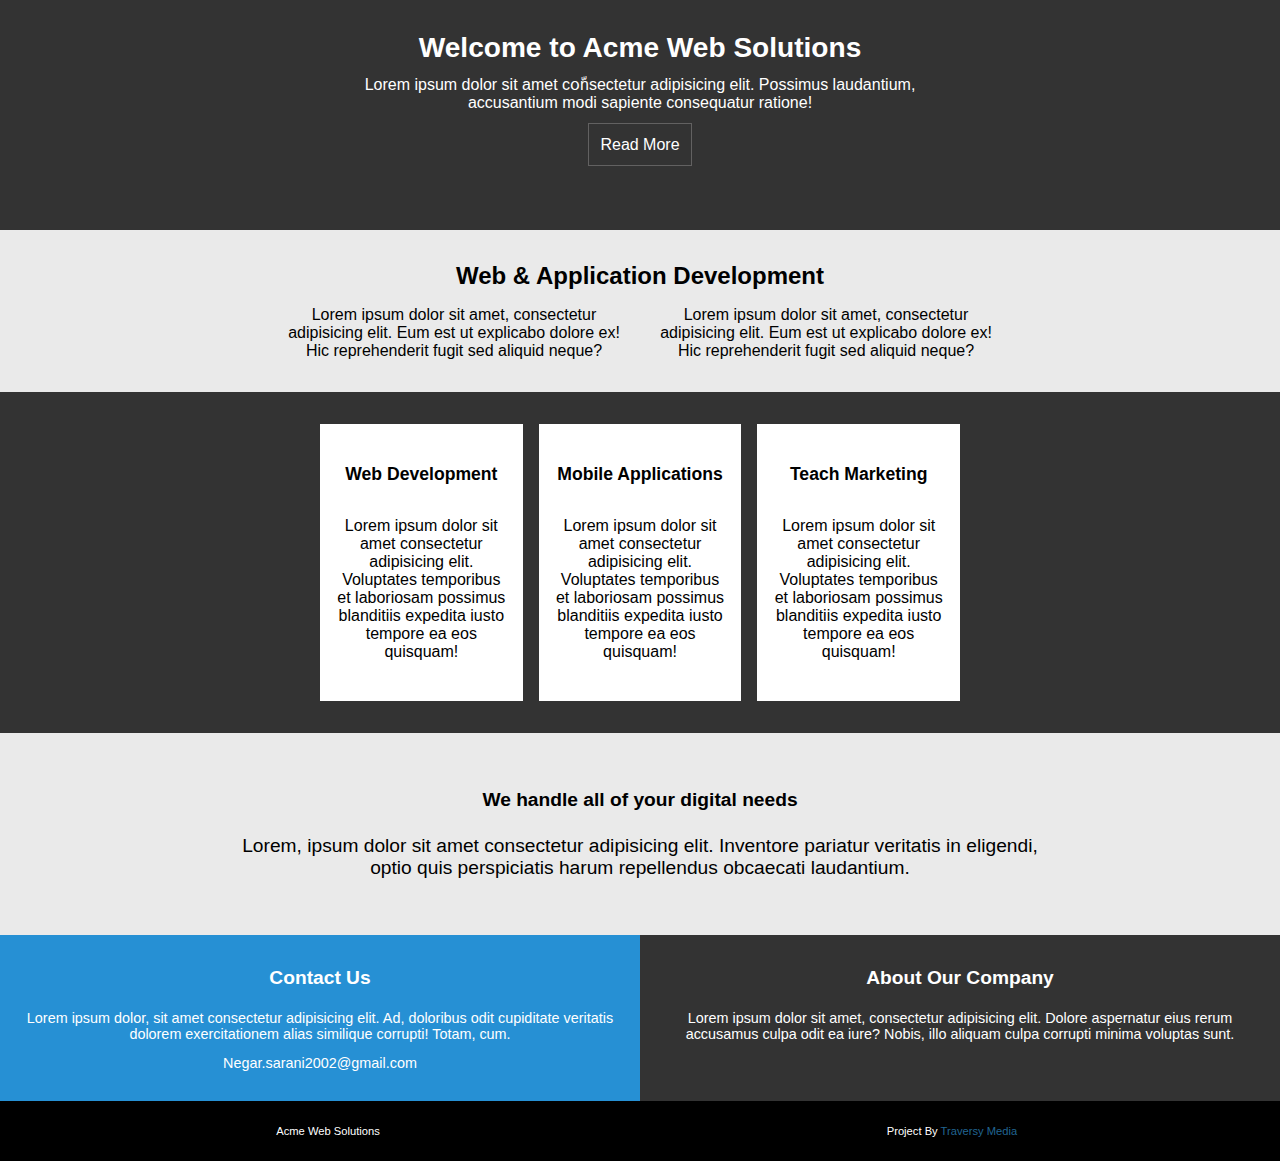
<file: q4/index.html>
<!DOCTYPE html>
<html lang="en">
  <head>
    <meta charset="UTF-8" />
    <meta http-equiv="X-UA-Compatible" content="IE=edge" />
    <meta name="viewport" content="width=device-width, initial-scale=1.0" />
    <title>Document</title>
    <link rel="stylesheet" href="style.css" />
  </head>
  <body>
    <div class="container">
      <header>
        <div class="header">
          <h3 class="h3-header">Welcome to Acme Web Solutions</h3>
          <p class="p-header">
            Lorem ipsum dolor sit amet coّnsectetur adipisicing elit. Possimus
            laudantium, accusantium modi sapiente consequatur ratione!
          </p>
          <button class="btn-header">Read More</button>
        </div>
      </header>
      <main class="main">
        <div class="main-1">
          <div class="div-main1">
            <div class="h1-main1">
              <h4>Web & Application Development</h4>
            </div>
            <div class="p-main1">
              <p>
                Lorem ipsum dolor sit amet, consectetur adipisicing elit. Eum
                est ut explicabo dolore ex! Hic reprehenderit fugit sed aliquid
                neque?
              </p>
              <p>
                Lorem ipsum dolor sit amet, consectetur adipisicing elit. Eum
                est ut explicabo dolore ex! Hic reprehenderit fugit sed aliquid
                neque?
              </p>
            </div>
          </div>
        </div>
        <div class="main-2">
          <div class="div-main2">
            <div class="acard">
              <h4 class="h4-main2">Web Development</h4>
              <p class="para-main2">
                Lorem ipsum dolor sit amet consectetur adipisicing elit.
                Voluptates temporibus et laboriosam possimus blanditiis expedita
                iusto tempore ea eos quisquam!
              </p>
            </div>
            <div class="acard">
              <h4 class="h4-main2">Mobile Applications</h4>
              <p class="para-main2">
                Lorem ipsum dolor sit amet consectetur adipisicing elit.
                Voluptates temporibus et laboriosam possimus blanditiis expedita
                iusto tempore ea eos quisquam!
              </p>
            </div>
            <div class="acard">
              <h4 class="h4-main2">Teach Marketing</h4>
              <p class="para-main2">
                Lorem ipsum dolor sit amet consectetur adipisicing elit.
                Voluptates temporibus et laboriosam possimus blanditiis expedita
                iusto tempore ea eos quisquam!
              </p>
            </div>
          </div>
        </div>
        <div class="main-3">
          <div class="div-main3">
            <h4 class="h4-main4">We handle all of your digital needs</h4>
            <p class="para-main4">
              Lorem, ipsum dolor sit amet consectetur adipisicing elit.
              Inventore pariatur veritatis in eligendi, optio quis perspiciatis
              harum repellendus obcaecati laudantium.
            </p>
          </div>
        </div>
        <footer>
          <div class="first-footer">
            <div class="contactUs">
              <div class="div-contactUS">
                <h3 class="h3-footer">Contact Us</h3>
                <p class="para-footter">
                  Lorem ipsum dolor, sit amet consectetur adipisicing elit. Ad,
                  doloribus odit cupiditate veritatis dolorem exercitationem
                  alias similique corrupti! Totam, cum.
                </p>
                <a href="#" class="email-footer">Negar.sarani2002@gmail.com</a>
              </div>
            </div>
            <div class="aboutUs">
              <div class="div-aboutUs">
                <h3 class="h3-footer">About Our Company</h3>
                <p class="para-footter">
                  Lorem ipsum dolor sit amet, consectetur adipisicing elit.
                  Dolore aspernatur eius rerum accusamus culpa odit ea iure?
                  Nobis, illo aliquam culpa corrupti minima voluptas sunt.
                </p>
              </div>
            </div>
          </div>
          <div class="second-first">
            <div class="Divleft-s-fotter">
              <p class="para-footer-left">Acme Web Solutions</p>
            </div>
            <div class="Divright-s-fotter">
              <p class="para-footer-left">
                Project By <a href="#" class="second-a-footer">Traversy Media</a>
              </p>
            </div>
          </div>
        </footer>
      </main>
      <!-- <footer class="footer"></footer> -->
    </div>
  </body>
</html>
</file>
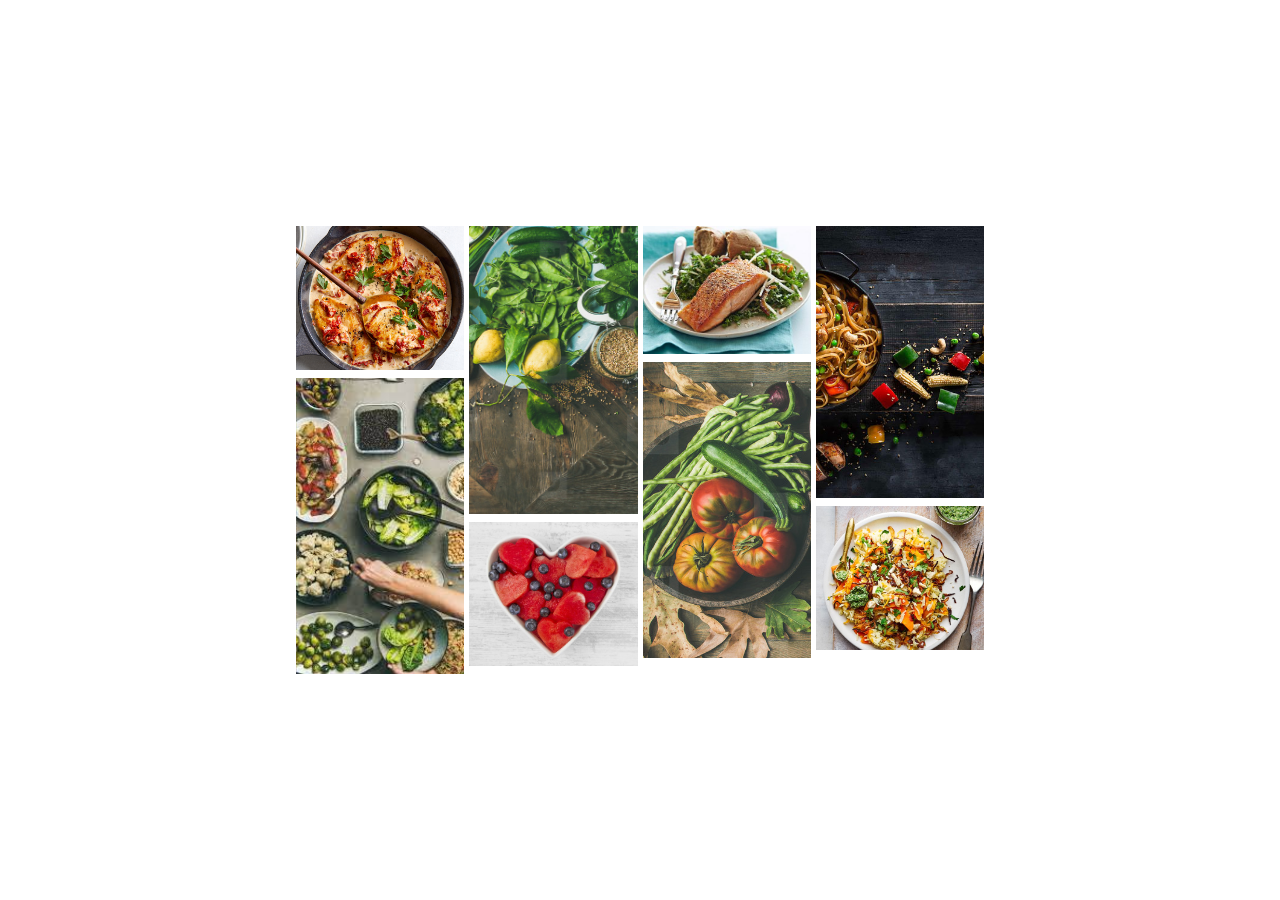
<file: q5-1/index.html>
<!DOCTYPE html>
<html lang="en">
  <head>
    <meta charset="UTF-8" />
    <meta http-equiv="X-UA-Compatible" content="IE=edge" />
    <meta name="viewport" content="width=device-width, initial-scale=1.0" />
    <title>Document</title>
    <link rel="stylesheet" href="style.css" />
  </head>
  <body>
    <div class="container">
      <div class="col-1">
        <div class="divs one"></div>
        <div class="divs two"></div>
      </div>
      <div class="col-2">
        <div class="divs three"></div>
        <div class="divs four"></div>
      </div>
      <div class="col-3">
        <div class="divs five"></div>
        <div class="divs six"></div>
      </div>
      <div class="col-4">
        <div class="divs seven"></div>
        <div class="divs eight"></div>
      </div>
    </div>
  </body>
</html>
</file>
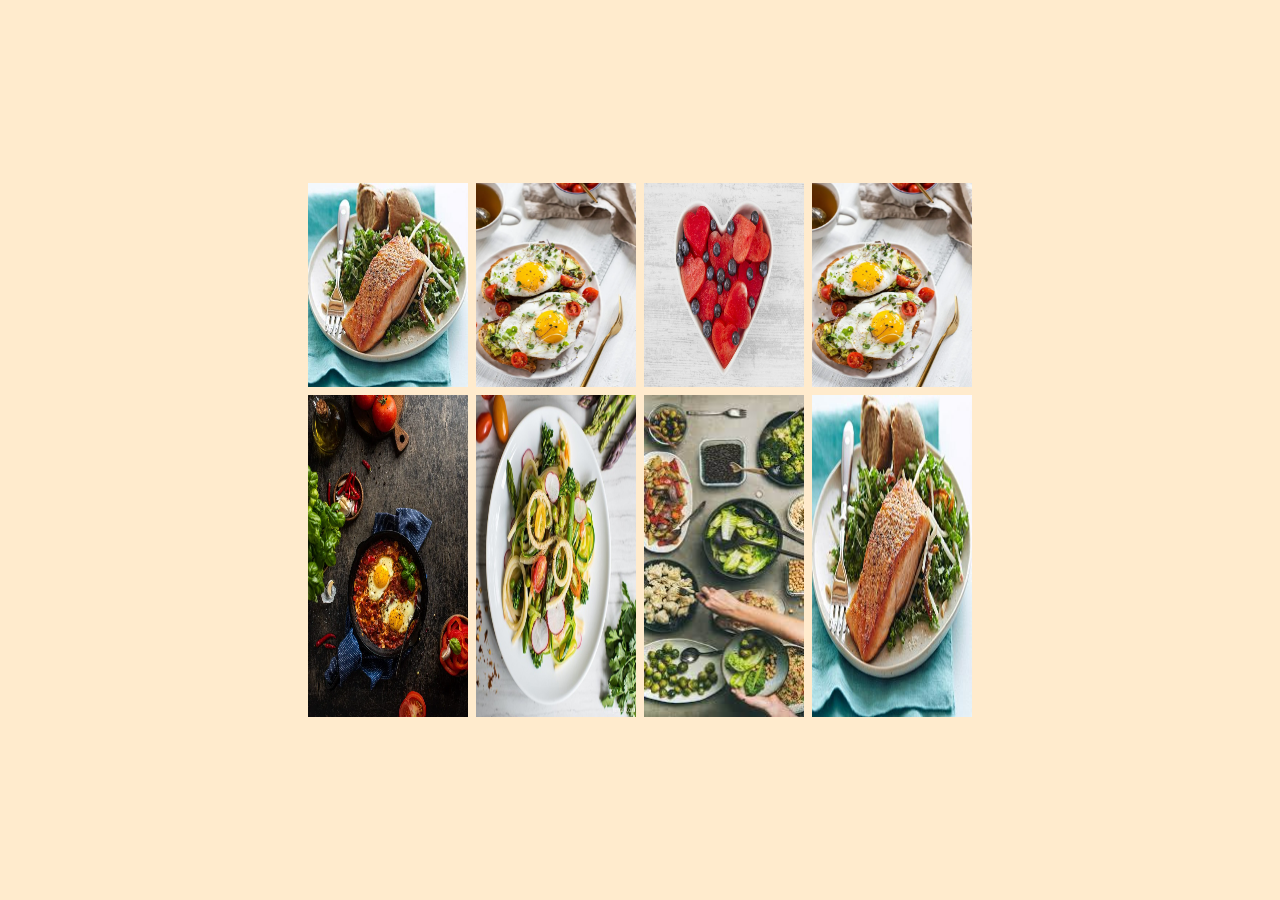
<file: q5/index.html>
<!DOCTYPE html>
<html lang="en">
  <head>
    <meta charset="UTF-8" />
    <meta http-equiv="X-UA-Compatible" content="IE=edge" />
    <meta name="viewport" content="width=device-width, initial-scale=1.0" />
    <title>Document</title>
    <link rel="stylesheet" href="style.css" />
  </head>
  <body>
    <div class="container">
      <div class="divs one">
        <img src="../images/1387918756116.jpeg" alt="" srcset="" />
      </div>
      <div class="divs two">
        <img
          src="../images/fried-egg-and-guacamole-sandwiches.webp"
          alt=""
          srcset=""
        />
      </div>
      <div class="divs three">
        <img src="../images/heart-shaped-fruits.jpg" alt="" srcset="" />
      </div>
      <div class="divs four">
        <img
          src="../images/fried-egg-and-guacamole-sandwiches.webp"
          alt=""
          srcset=""
        />
      </div>
      <div class="divs five">
        <img src="../images/hot-shakshuka.webp" alt="" srcset="" />
      </div>
      <div class="divs six">
        <img src="../images/10-غذای-مقوی-و-پر-خاصیت-1.jpg" alt="" srcset="" />
      </div>
      <div class="divs seven">
        <img src="../images/images.jpg" alt="" srcset="" />
      </div>
      <div class="divs eight">
        <img src="../images/1387918756116.jpeg" alt="" srcset="" />
      </div>
    </div>
  </body>
</html>
</file>
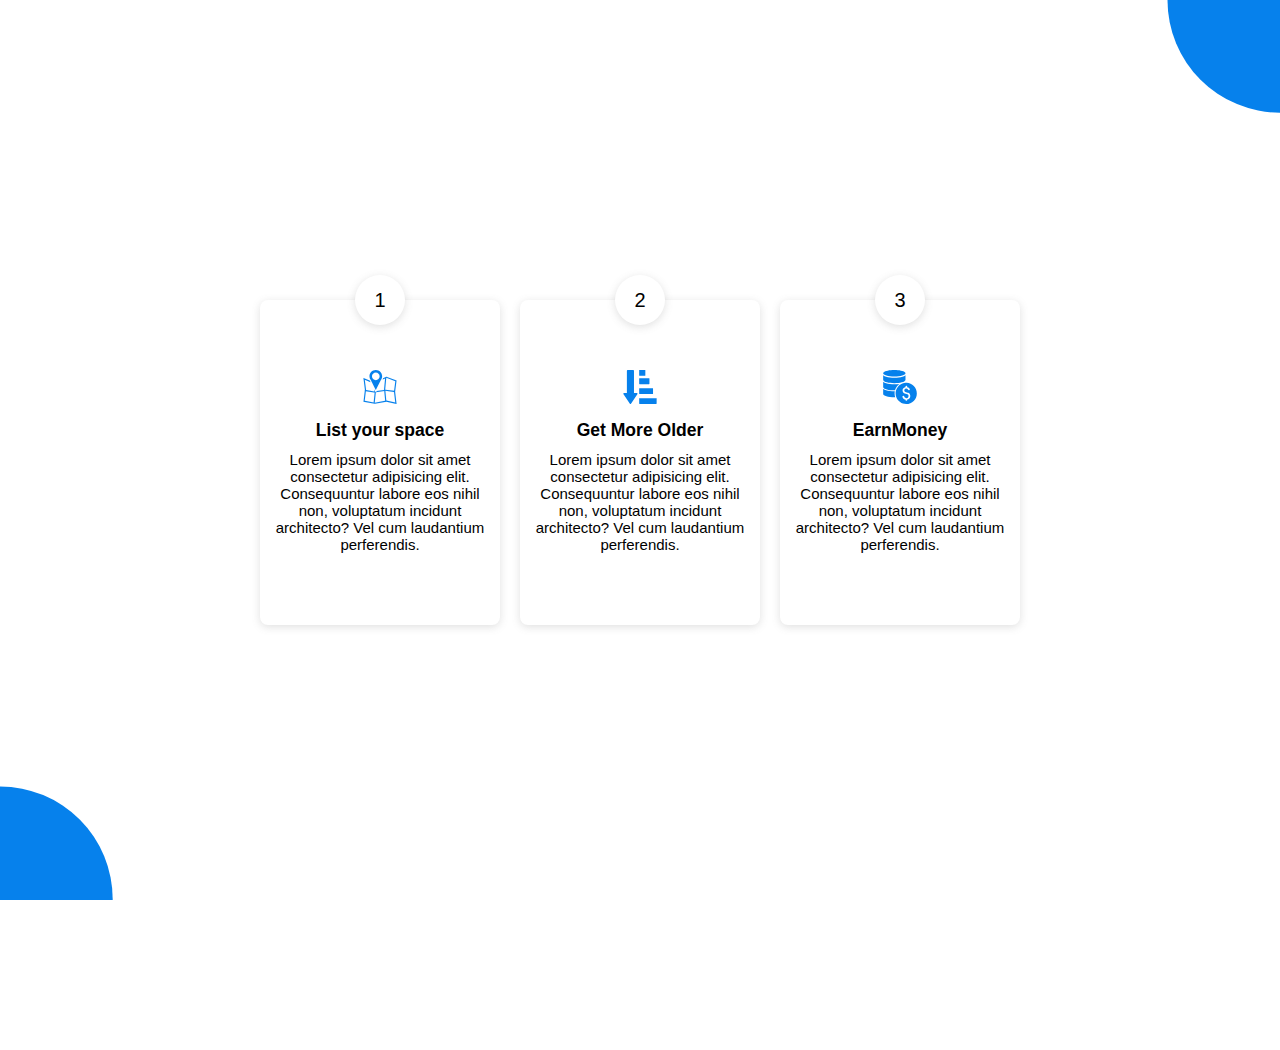
<file: q6/index.html>
<!DOCTYPE html>
<html lang="en">
  <head>
    <meta charset="UTF-8" />
    <meta http-equiv="X-UA-Compatible" content="IE=edge" />
    <meta name="viewport" content="width=device-width, initial-scale=1.0" />
    <title>Document</title>
    <link rel="stylesheet" href="style.css" />
  </head>
  <body>
      <div class="circle-Top">
        <img src="./icons/circle-filled-circle-radio-filled-round-bullet-svgrepo-com.svg" alt="">
      </div>

      <div class="Cards">
        <div class="acard">
            <fieldset>
                <legend>
                    <div class="number-card">
                        1
                    </div>
                </legend>
            <div class="inside-card">
                <div class="icon">
                    <img src="./icons/map-location-svgrepo-com (1).svg" alt="">
                </div>
                <div class="text">
                    <h3 class="h3">List your space</h3>
                    <p class="para">Lorem ipsum dolor sit amet consectetur adipisicing elit. Consequuntur labore eos nihil non, voluptatum incidunt architecto? Vel cum laudantium perferendis.</p>
                </div>
            </fieldset>
          </div>
          <div class="acard">
            <fieldset>
                <legend>
                    <div class="number-card">
                        2
                    </div>
                </legend>
            <div class="inside-card">
                <div class="icon">
                    <img src="./icons/sort-descending-svgrepo-com.svg" alt="">
                </div>
                <div class="text">
                    <h3 class="h3">Get More Older</h3>
                    <p class="para">Lorem ipsum dolor sit amet consectetur adipisicing elit. Consequuntur labore eos nihil non, voluptatum incidunt architecto? Vel cum laudantium perferendis.</p>
                </div>
            </fieldset>
          </div>
           <div class="acard">
            <fieldset>
                <legend>
                    <div class="number-card">
                        3
                    </div>
                </legend>
            <div class="inside-card">
                <div class="icon">
                    <img src="./icons/earn-money-svgrepo-com.svg" alt="">
                </div>
                <div class="text">
                    <h3 class="h3">EarnMoney</h3>
                    <p class="para">Lorem ipsum dolor sit amet consectetur adipisicing elit. Consequuntur labore eos nihil non, voluptatum incidunt architecto? Vel cum laudantium perferendis.</p>
                </div>
            </fieldset>
          </div>
        </div>
    <div class="circle-bottom"><img src="./icons/circle-filled-circle-radio-filled-round-bullet-svgrepo-com.svg" alt=""></div>
  </body>
</html>
</file>
<file: q4/style.css>
@import url(root-style.css);
@import url(_header.style.css);
@import url(_main1-style.css);
@import url(_main2-style.css);
@import url(_main3-style.css);
@import url(_first-footer-style.css);
@import url(_socond-footer-style.css);
</file>
<file: q5-1/style.css>
* {
  padding: 0;
  margin: 0;
  box-sizing: border-box;
}
body,
html {
  width: 100%;
  height: 100%;
}
body {
  display: flex;
  align-items: center;
  justify-content: center;
}
.container {
  display: grid;
  grid-template-columns: repeat(4, 1fr);
  gap: 5px;
  width: 45rem;
  height: 30rem;
  padding: 1rem;
}
.col-1 {
  gap: 0.5rem;
  display: grid;
  grid-template-rows: 9rem;
}
.one {
  background: url(../images/image.jpg);
  background-size: cover;
  background-position: center;
}
.two {
  background: url(../images/images.jpg);
  background-size: cover;
  background-position: center;
}

.col-2 {
  gap: 0.5rem;
  display: grid;
  grid-template-rows: 18rem;
}
.three {
  background: url(../images/166578_00_2x.jpg);
  background-size: cover;
  background-position: center;
}
.four {
  background: url(../images/heart-shaped-fruits.jpg);
  background-size: cover;
  background-position: center;
  height: 9rem;
}

.col-3 {
  gap: 0.5rem;
  display: grid;
  grid-template-rows: 8rem;
}
.five {
  background: url(../images/1387918756116.jpeg);
  background-size: cover;
  background-position: center;
}
.six {
  background: url(../images/154924_00_2x.jpg);
  background-size: cover;
  height: 18.5rem;
}
.col-4 {
  gap: 0.5rem;
  display: grid;
  grid-template-rows: 17rem;
}
.seven {
  background: url(../images/food_photography_pouyaandish-min.jpg);
  background-size: cover;
  background-position: center;
}
.eight {
  background: url(../images/carrot-pilaf-6cf6eba.jpg);
  background-size: cover;
  background-position: center;
  height: 9rem;
}

img {
  width: 100%;
}

@media screen and (max-width: 742px) {
  body {
    display: flex;
    align-items: start;
  }
  .container {
    display: grid;
    grid-template-columns: repeat(2, 1fr);
    align-content: start;
    gap: 5px;
    width: 35rem;
    height: 30rem;
    padding: 1rem;
  }
}

@media screen and (max-width: 600px) {
  body {
    display: flex;
    align-items: start;
  }
  .container {
    display: grid;
    grid-template-columns: repeat(2, 1fr);
    gap: 5px;
    width: 30rem;
    height: 30rem;
    padding: 1rem;
  }
}
@media screen and (max-width: 500px) {
  body {
    display: flex;
    align-items: start;
  }
  .container {
    display: grid;
    grid-template-columns: repeat(2, 1fr);
    gap: 5px;
    width: 25rem;
    height: 30rem;
    padding: 1rem;
  }
}
@media screen and (max-width: 400px) {
  body {
    display: flex;
    align-items: start;
  }
  .container {
    display: grid;
    grid-template-columns: repeat(1, 1fr);
    gap: 5px;
    width: 20rem;
    height: 30rem;
    padding: 1rem;
  }
}
</file>
<file: q5/style.css>
* {
  padding: 0;
  margin: 0;
  box-sizing: border-box;
}
body,
html {
  background-color: blanchedalmond;
  width: 100%;
  height: 100%;
  display: flex;
  align-items: center;
  justify-content: center;
}
.container {
  margin: 0 auto;
  position: relative;
  display: grid;
  grid-template-columns: repeat(4, 1fr);
  gap: 0.5rem;
}
.divs {
  background-color: hotpink;
  width: 10rem;
  height: 100%;
}

img {
  /* object-fit: cover; */
  height: 100%;
  width: 100%;
}
</file>
<file: q6/style.css>
*,
*::after,
*::before {
  padding: 0;
  margin: 0;
  box-sizing: border-box;
}
body,
html {
  width: 100vw;
  height: 100vh;
  font-size: 62.5%;
  overflow: hidden;
}
body{
  font-family: sans-serif;
  display: flex;
  align-items: center;
  justify-content: center;
  position: relative;
}


  .circle-Top img,
  .circle-bottom img {
    width: 15rem;
  }
  .circle-Top {
    position: absolute;
    top: -8rem;
    right: -8rem;
  }
  .circle-bottom {
    position: absolute;
    bottom: -8rem;
    left: -8rem;
  }
  .Cards,
  .acard,
  .inside-card,
  .text {
    display: flex;
    align-items: center;
    justify-content: center;
  }
  .Cards {
    flex-direction: column;
    width: 100%;
    gap: 1rem;
    /* background-color: rgb(24, 75, 75); */
  }
  .acard {
    width: 18rem;
    height: 20rem;
  }

  fieldset {
    width: 100%;
    height: 100%;
    border: none;
    border-radius: 0.8rem;
    box-shadow: rgba(99, 99, 99, 0.2) 0px 2px 8px 0px;
  }
  legend {
    width: 3rem;
    height: 3rem;
    display: flex;
    align-items: center;
    justify-content: center;
    border-radius: 100%;
    text-align: center;
    background-color: #ffff;
    box-shadow: rgba(99, 99, 99, 0.2) 0px 2px 8px 0px;
  }
  .number-card {
    font-size: 1rem;
  }

  .inside-card,
  .text {
    flex-direction: column;
  }
  .inside-card {
    gap: 1.5rem;
    padding: 2rem 1.5rem 0 1.5rem;
  }
  .text {
    font-size: 1rem;
    gap: 1rem;
  }
  .para {
    text-align: center;
  }
  .icon img {
    width: 2.5rem;
  }

@media screen and (min-width: 357px) {
  .circle-Top img,
  .circle-bottom img {
    width: 20rem;
  }
  .circle-Top {
    position: absolute;
    top: -10rem;
    right: -10rem;
  }
  .circle-bottom {
    position: absolute;
    bottom: -10rem;
    left: -10rem;
  }
}

@media screen and (min-width: 421px) {
  .circle-Top img,
  .circle-bottom img {
    width: 25rem;
  }
  .circle-Top {
    position: absolute;
    top: -13rem;
    right: -13rem;
  }
  .circle-bottom {
    position: absolute;
    bottom: -13rem;
    left: -13rem;
  }
}

@media screen and (min-width: 625px) {
  .circle-Top img,
  .circle-bottom img {
    width: 25rem;
  }
  .circle-Top {
    position: absolute;
    top: -13rem;
    right: -13rem;
  }
  .circle-bottom {
    position: absolute;
    bottom: -13rem;
    left: -13rem;
  }
  .Cards,
  .acard,
  .inside-card,
  .text {
    display: flex;
    align-items: center;
    justify-content: center;
  }
  .Cards {
    flex-direction: row;
    width: 100%;
    gap: 1rem;
    /* background-color: rgb(24, 75, 75); */
  }
}
@media screen and (min-width: 675px) {
  .circle-Top img,
  .circle-bottom img {
    width: 30rem;
  }
  .circle-Top {
    position: absolute;
    top: -15rem;
    right: -15rem;
  }
  .circle-bottom {
    position: absolute;
    bottom: -15rem;
    left: -15rem;
  }
  .Cards {
    flex-direction: row;
    width: 100%;
    gap: 1.5rem;
    /* background-color: rgb(24, 75, 75); */
  }
  .acard {
    width: 18rem;
    height: 25rem;
  }
  legend {
    width: 4rem;
    height: 4rem;
  }
  .number-card {
    font-size: 1.5rem;
  }
  .inside-card {
    gap: 1.5rem;
    padding: 2rem 1.5rem 0 1.5rem;
  }
  .text {
    font-size: 1.2rem;
    gap: 1rem;
  }

  .icon img {
    width: 3rem;
  }
}

@media screen and (min-width: 825px) {
  .circle-Top img,
  .circle-bottom img {
    width: 30rem;
  }
  .circle-Top {
    position: absolute;
    top: -15rem;
    right: -15rem;
  }
  .circle-bottom {
    position: absolute;
    bottom: -15rem;
    left: -15rem;
  }
  .Cards {
    flex-direction: row;
    width: 100%;
    gap: 2rem;
    /* background-color: rgb(24, 75, 75); */
  }
  .acard {
    width: 24rem;
    height: 35rem;
  }
  legend {
    width: 5rem;
    height: 5rem;
  }
  .number-card {
    font-size: 2rem;
  }
  .inside-card {
    gap: 1.5rem;
    padding: 4.5rem 1.5rem 0 1.5rem;
  }
  .text {
    font-size: 1.5rem;
    gap: 1rem;
  }

  .icon img {
    width: 3.4rem;
  }
}
</file>
